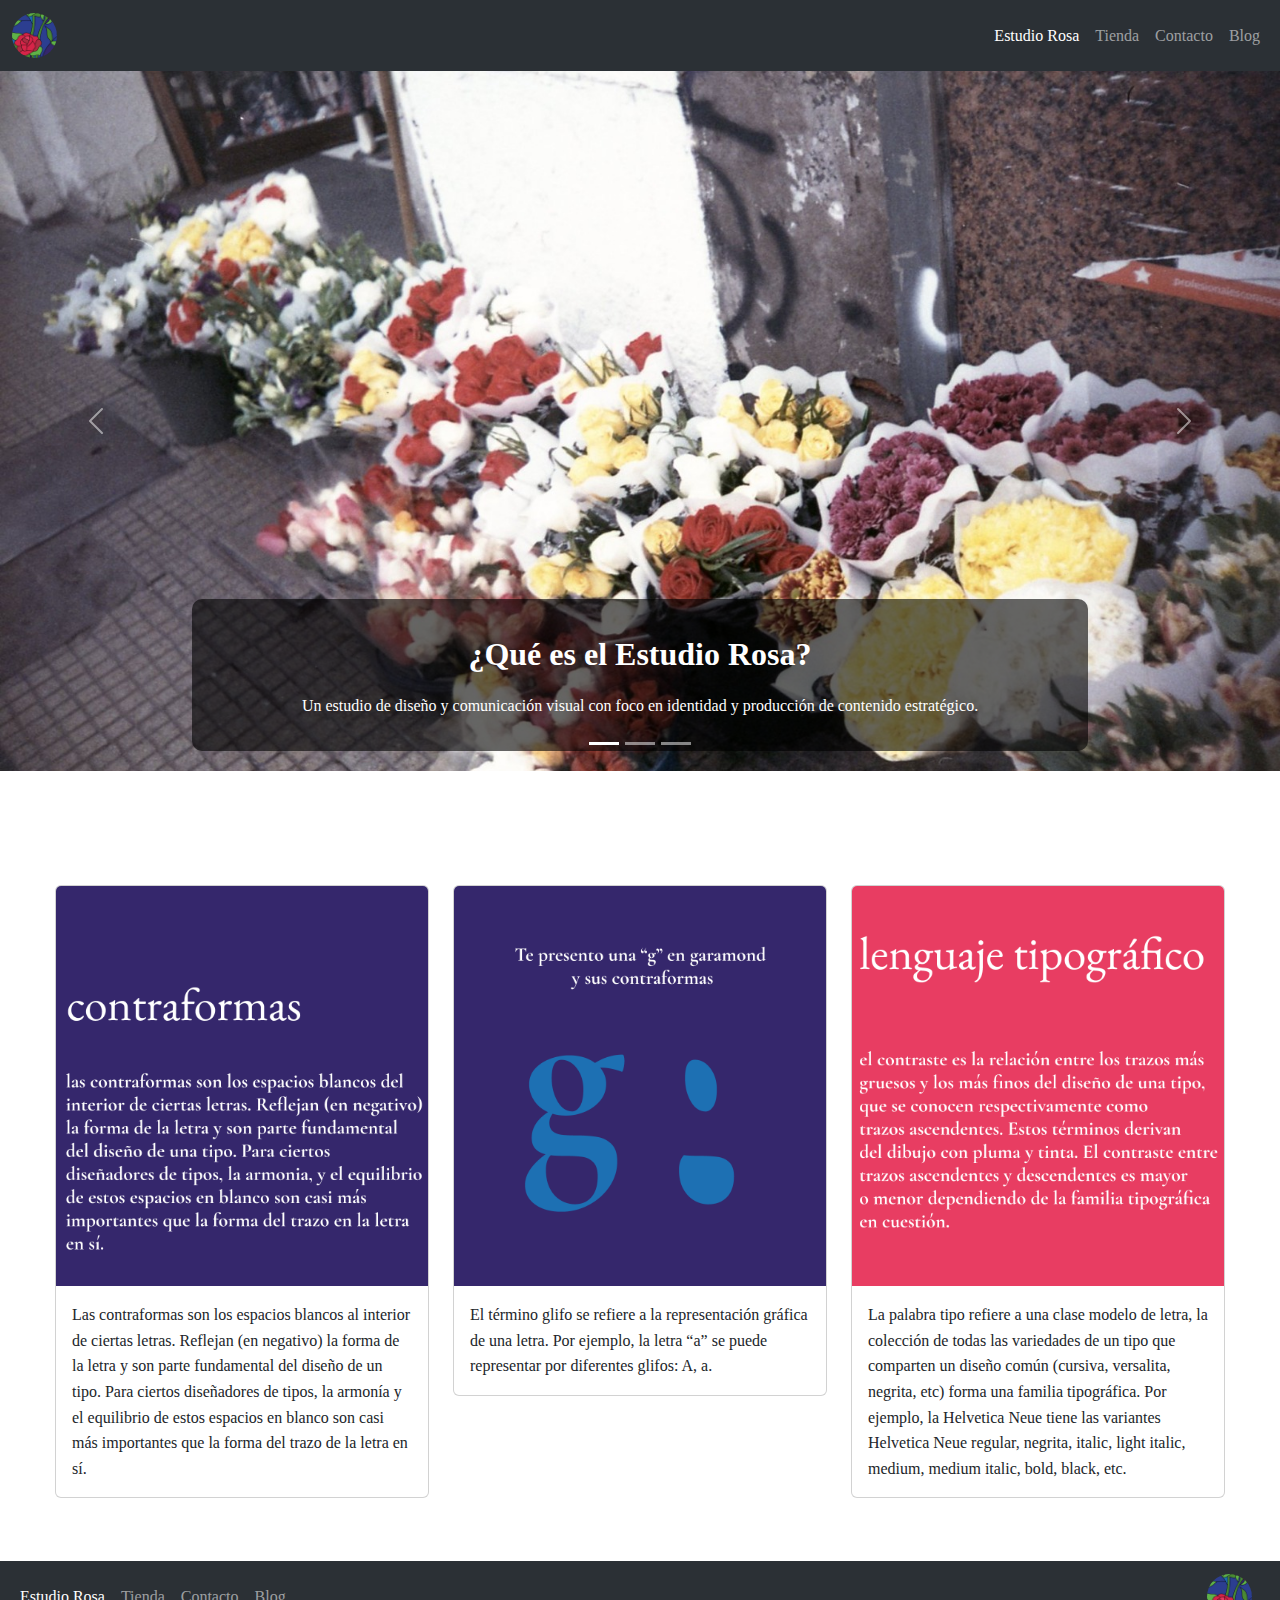
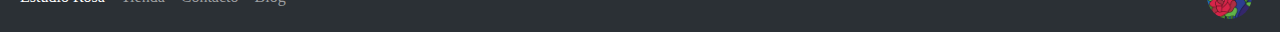
<file: index.html>
<!DOCTYPE html>
<html lang="en">

<head>
    <meta charset="UTF-8">
    <meta name="viewport" content="width=device-width, initial-scale=1.0">
    <meta name="description" content="Bienvenido a nuestro sitio web. Aquí encontrarás información sobre nuestros servicios y lo que ofrecemos para mejorar tu experiencia en marketing.">
    <title>Estudio Rosa</title>
    <link href="https://cdn.jsdelivr.net/npm/bootstrap@5.3.3/dist/css/bootstrap.min.css" rel="stylesheet"
        integrity="sha384-QWTKZyjpPEjISv5WaRU9OFeRpok6YctnYmDr5pNlyT2bRjXh0JMhjY6hW+ALEwIH" crossorigin="anonymous">
    <link rel="stylesheet" href="css/style.css">

</head>

<body>

    <header>
        <nav class="navbar bg-primary navbar-expand-lg bg-body-tertiary " data-bs-theme="dark">
            <div class="container-fluid">
                <a class="navbar-brand" href="#">
                    <img src="imagenes/logo.jpg" loading="lazy" width="45" height="45" alt="Logo Estudio Rosa" class="rounded-circle">
                </a>
                <button class="navbar-toggler" type="button" data-bs-toggle="collapse" data-bs-target="#navbarNav" aria-controls="navbarNav" aria-expanded="false" aria-label="Toggle navigation">
                    <span class="navbar-toggler-icon"></span>
                </button>
                <div class="collapse navbar-collapse justify-content-end" id="navbarNav">
                    <ul class="navbar-nav">
                        <li class="nav-item">
                            <a class="nav-link active" href="index.html">Estudio Rosa</a>
                        </li>
                        <li class="nav-item">
                            <a class="nav-link" href="tienda.html">Tienda</a>
                        </li>
                        <li class="nav-item">
                            <a class="nav-link" href="contacto.html">Contacto</a>
                        </li>
                        <li class="nav-item">
                            <a class="nav-link" href="blog.html">Blog</a>
                        </li>
                    </ul>
                </div>
            </div>
        </nav>
    </header>

    <div id="carouselExampleDark" class="carousel slide carousel-fade">
        <div class="carousel-indicators">
            <button type="button" data-bs-target="#carouselExampleDark" data-bs-slide-to="0" class="active" aria-current="true" aria-label="Slide 1"></button>
            <button type="button" data-bs-target="#carouselExampleDark" data-bs-slide-to="1" aria-label="Slide 2"></button>
            <button type="button" data-bs-target="#carouselExampleDark" data-bs-slide-to="2" aria-label="Slide 3"></button>
        </div>
        <div class="carousel-inner">
            <div class="carousel-item active">
                <img src="imagenes/slide1.jpg" loading="lazy" class="d-block w-100" alt="¿Qué es el Estudio Rosa?">
                <div class="carousel-caption d-md-block">
                    <h2 class="titulo-slide">¿Qué es el Estudio Rosa?</h2>
                    <p class="prhase-slide">Un estudio de diseño y comunicación visual con foco en identidad y producción de contenido estratégico.</p>
                </div>
            </div>
            <div class="carousel-item">
                <img src="imagenes/slide2.jpg" loading="lazy" class="d-block w-100" alt="Construímos sistemas de identidad">
                <div class="carousel-caption d-md-block">
                    <p class="prhase-slide">Construímos sistemas de identidad para marcas con personalidad, sensibilidad y espíritu.</p>
                </div>
            </div>
            <div class="carousel-item">
                <img src="imagenes/slide3.jpg" loading="lazy" class="d-block w-100" alt="Personalidad de cada marca">
                <div class="carousel-caption d-md-block">
                    <p class="prhase-slide">Nuestro foco es encontrar de cada marca su propia personalidad.</p>
                </div>
            </div>
        </div>
        <button class="carousel-control-prev" type="button" data-bs-target="#carouselExampleDark" data-bs-slide="prev">
            <span class="carousel-control-prev-icon" aria-hidden="true"></span>
            <span class="visually-hidden">Anterior</span>
        </button>
        <button class="carousel-control-next" type="button" data-bs-target="#carouselExampleDark" data-bs-slide="next">
            <span class="carousel-control-next-icon" aria-hidden="true"></span>
            <span class="visually-hidden">Siguiente</span>
        </button>
    </div>
    <br><br>
    <main class="container my-5">
        <div class="row g-4">
            <div class="col-md-4">
                <div class="card">
                    <img src="imagenes/post-blog1.png" loading="lazy" class="card-img-top" alt="Publicación 1">
                    <div class="card-body">
                        <p class="card-text">Las contraformas son los espacios blancos al interior de ciertas letras. Reflejan (en negativo) la forma de la letra y son parte fundamental del diseño de un tipo. Para ciertos diseñadores de tipos, la armonía y el equilibrio de estos espacios en blanco son casi más importantes que la forma del trazo de la letra en sí.</p>
                    </div>
                </div>
            </div>
            <div class="col-md-4">
                <div class="card">
                    <img src="imagenes/post-blog2.png" loading="lazy" class="card-img-top" alt="Publicación 2">
                    <div class="card-body">
                        <p class="card-text">El término glifo se refiere a la representación gráfica de una letra. Por ejemplo, la letra “a” se puede representar por diferentes glifos: A, a.
                        </p>
                    </div>
                </div>
            </div>
            <div class="col-md-4">
                <div class="card">
                    <img src="imagenes/post-blog3.png" loading="lazy" class="card-img-top" alt="Publicación 3">
                    <div class="card-body">
                        <p class="card-text">La palabra tipo refiere a una clase modelo de letra, la colección de todas las variedades de un tipo que comparten un diseño común (cursiva, versalita, negrita, etc) forma una familia tipográfica. Por ejemplo, la Helvetica Neue tiene las variantes Helvetica Neue regular, negrita, italic, light italic, medium, medium italic, bold, black, etc.</p>
                    </div>
                </div>
            </div>
        </div>
    </main>

            <footer>
                <nav class="navbar bg-primary navbar-expand-lg bg-body-tertiary " data-bs-theme="dark">
                    <div class="container-fluid">
                        <button class="navbar-toggler" type="button" data-bs-toggle="collapse" data-bs-target="#navbarNav"
                            aria-controls="navbarNav" aria-expanded="false" aria-label="Toggle navigation">
                            <span class="navbar-toggler-icon"></span>
                        </button>
                        <div class="collapse navbar-collapse justify-content-start" id="navbarNav">
                            <ul class="navbar-nav">
                                <li class="nav-item">
                                    <a class="nav-link active" aria-current="page" href="index.html"> Estudio Rosa </a>
                                </li>
                                <li class="nav-item">
                                    <a class="nav-link" aria-current="page" href="tienda.html"> Tienda</a>
                                </li>
                                <li class="nav-item">
                                    <a class="nav-link " aria-current="page" href="contacto.html"> Contacto</a>
                                </li>
                                <li class="nav-item">
                                    <a class="nav-link " aria-current="page" href="blog.html"> Blog</a>
                                </li>
                            </ul>
                        </div>
                        <a class="navbar-brand" href="#">
                            <img src="imagenes/logo.jpg" loading="lazy" width="45px" height="45px" alt="Logo" class="rounded-circle">
                        </a>
                    </div>
                </nav>
            </footer>

            <script src="https://cdn.jsdelivr.net/npm/bootstrap@5.3.3/dist/js/bootstrap.bundle.min.js"
                integrity="sha384-YvpcrYf0tY3lHB60NNkmXc5s9fDVZLESaAA55NDzOxhy9GkcIdslK1eN7N6jIeHz"
                crossorigin="anonymous"></script>
</body>

</html>
</file>
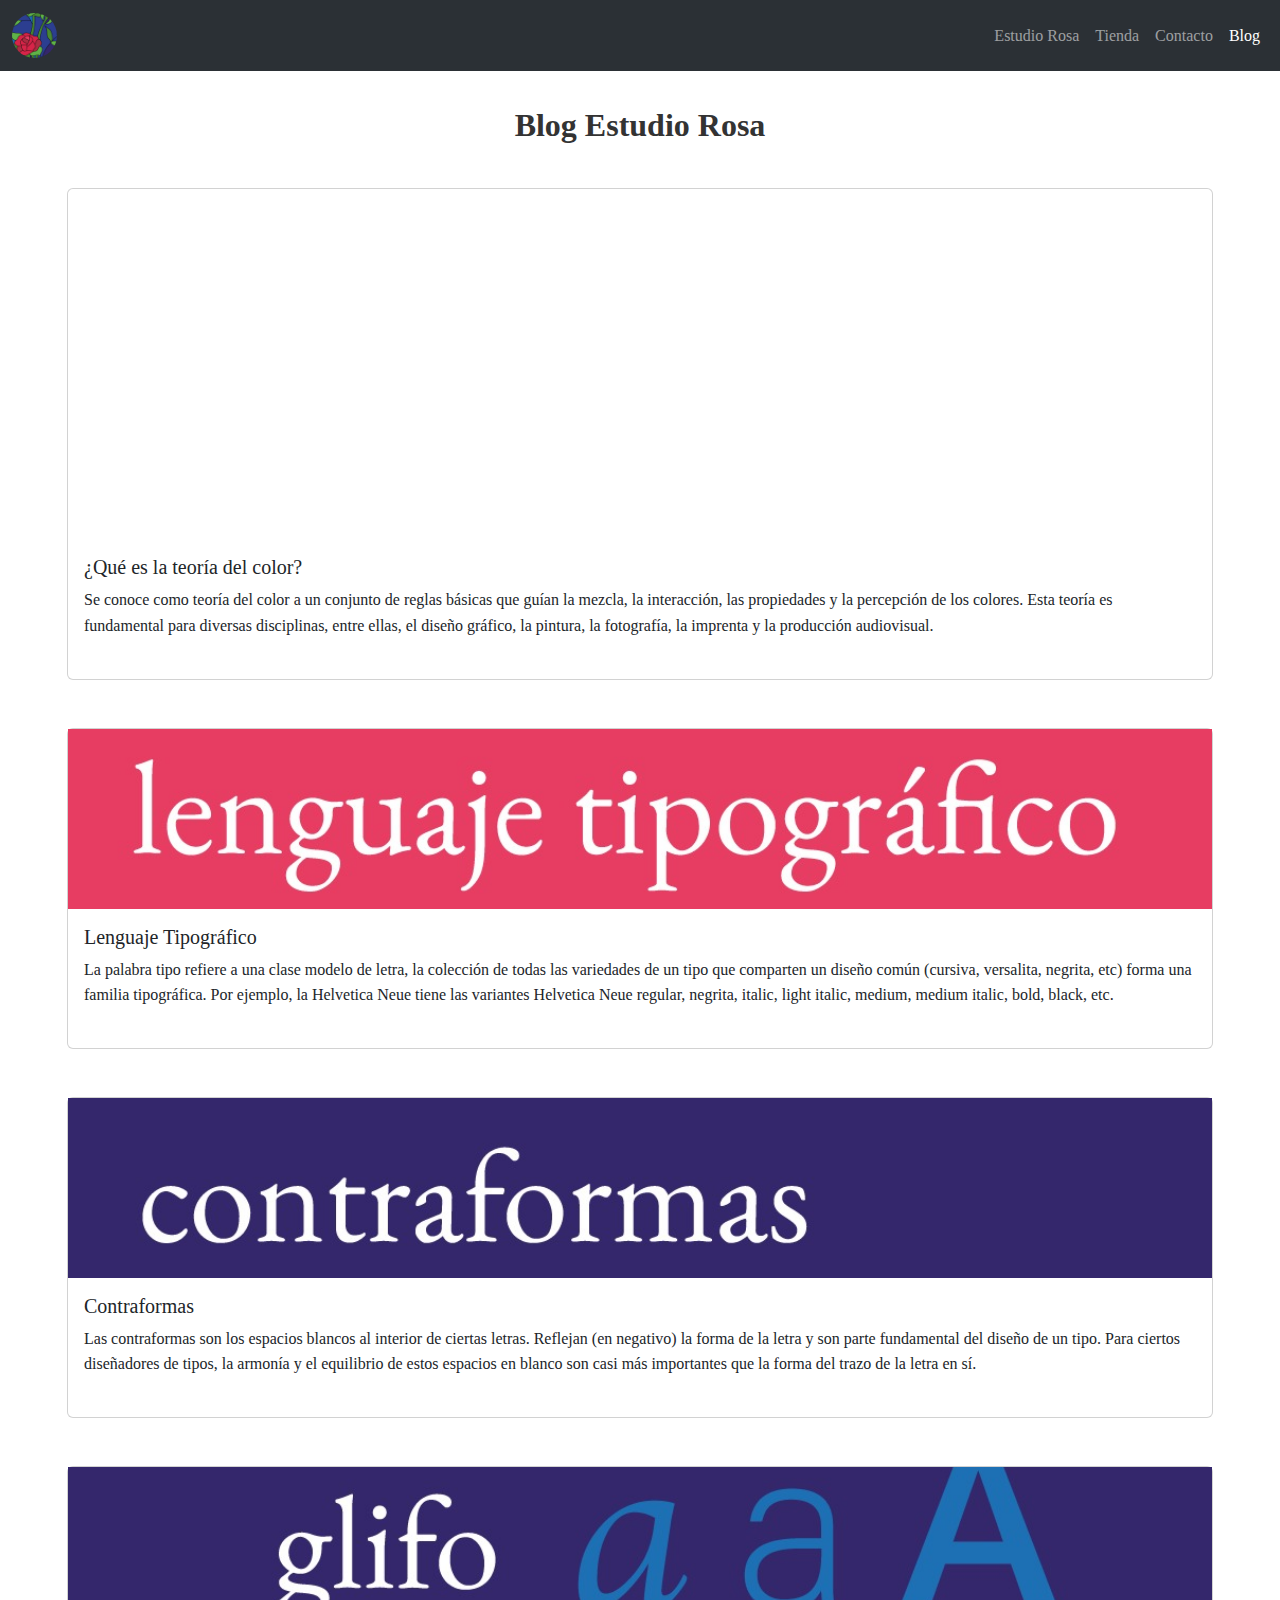
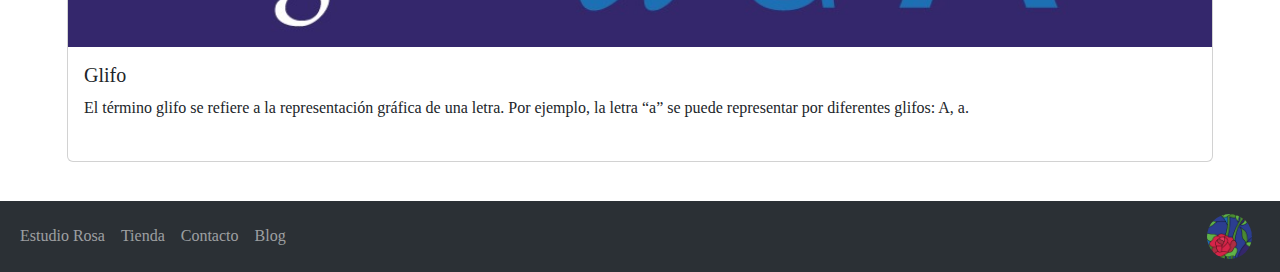
<file: blog.html>
<!DOCTYPE html>
<html lang="en">
<head>
    <meta charset="UTF-8">
    <meta name="viewport" content="width=device-width, initial-scale=1.0">
    <meta name="description" content="Lee nuestras publicaciones de blog para mantenerte informado. Encuentra artículos interesantes y relevantes para ti.">
    <title>Blog | Estudio Rosa</title>
    <link href="https://cdn.jsdelivr.net/npm/bootstrap@5.3.3/dist/css/bootstrap.min.css" rel="stylesheet"
        integrity="sha384-QWTKZyjpPEjISv5WaRU9OFeRpok6YctnYmDr5pNlyT2bRjXh0JMhjY6hW+ALEwIH" crossorigin="anonymous">
    <link rel="stylesheet" href="css/style.css">

</head>
<body>
    <header>

        <nav class="navbar bg-primary navbar-expand-lg bg-body-tertiary " data-bs-theme="dark">
            <div class="container-fluid">
                <a class="navbar-brand" href="#">
                    <img src="imagenes/logo.jpg" loading="lazy" width="45px" height="45px" alt="Logo" class="rounded-circle">
                </a>
                <button class="navbar-toggler" type="button" data-bs-toggle="collapse" data-bs-target="#navbarNav"
                    aria-controls="navbarNav" aria-expanded="false" aria-label="Toggle navigation">
                    <span class="navbar-toggler-icon"></span>
                </button>
                <div class="collapse navbar-collapse justify-content-end" id="navbarNav">
                    <ul class="navbar-nav">
                        <li class="nav-item">
                            <a class="nav-link" aria-current="page" href="index.html"> Estudio Rosa </a>
                        </li>
                        <li class="nav-item">
                            <a class="nav-link" aria-current="page" href="tienda.html"> Tienda</a>
                        </li>
                        <li class="nav-item">
                            <a class="nav-link " aria-current="page" href="contacto.html"> Contacto</a>
                        </li>
                        <li class="nav-item">
                            <a class="nav-link active" aria-current="page" href="blog.html"> Blog</a>
                        </li>
                    </ul>
                </div>
            </div>
        </nav>

    </header>

    <div class="container">
        <h2> Blog Estudio Rosa </h2>
        <div class="row">
            <div class="col-12 p-4">
                <div class="card" >
                    <iframe height="380px" src="https://www.youtube.com/embed/c0ZPYjsMXpM?si=N0ofAPjMcmdp8TA-" title="YouTube video player" frameborder="0" allowfullscreen></iframe>
                    <div class="card-body mb-4">
                        <h5 class="card-title">¿Qué es la teoría del color?</h5>
                      <p class="card-text">Se conoce como teoría del color a un conjunto de reglas básicas que guían la mezcla, la interacción, las propiedades y la percepción de los colores. Esta teoría es fundamental para diversas disciplinas, entre ellas, el diseño gráfico, la pintura, la fotografía, la imprenta y la producción audiovisual.</p>
                    </div>
                  </div>
            </div>
            <div class="col-12 p-4">
                <div class="card card-specific" >
                    <img class="img-fluid" loading="lazy" src="imagenes/post-1.jpg" alt="colores rgb" >
                    <div class="card-body mb-4">
                        <h5 class="card-title">Lenguaje Tipográfico</h5>
                      <p class="card-text">La palabra tipo refiere a una clase modelo de letra, la colección de todas las variedades de un tipo que comparten un diseño común (cursiva, versalita, negrita, etc) forma una familia tipográfica. Por ejemplo, la Helvetica Neue tiene las variantes Helvetica Neue regular, negrita, italic, light italic, medium, medium italic, bold, black, etc.</p>
                    </div>
                  </div>
            </div>
            <div class="col-12 p-4">
                <div class="card card-specific" >
                    <img class="img-fluid" loading="lazy" src="imagenes/post-2.jpg" alt="colores rgb" >
                    <div class="card-body mb-4">
                        <h5 class="card-title">Contraformas</h5>
                      <p class="card-text">Las contraformas son los espacios blancos al interior de ciertas letras. Reflejan (en negativo) la forma de la letra y son parte fundamental del diseño de un tipo. Para ciertos diseñadores de tipos, la armonía y el equilibrio de estos espacios en blanco son casi más importantes que la forma del trazo de la letra en sí.</p>
                    </div>
                  </div>
            </div>
            <div class="col-12 p-4">
                <div class="card card-specific" >
                    <img class="img-fluid" loading="lazy" src="imagenes/post-3.jpg" alt="colores rgb" >
                    <div class="card-body mb-4">
                        <h5 class="card-title">Glifo</h5>
                      <p class="card-text">El término glifo se refiere a la representación gráfica de una letra. Por ejemplo, la letra “a” se puede representar por diferentes glifos: A, a.</p>
                    </div>
                  </div>
            </div>
        </div>
    </div>








<footer>
    <nav class="navbar bg-primary navbar-expand-lg bg-body-tertiary " data-bs-theme="dark">
        <div class="container-fluid">
            <button class="navbar-toggler" type="button" data-bs-toggle="collapse" data-bs-target="#navbarNav"
                aria-controls="navbarNav" aria-expanded="false" aria-label="Toggle navigation">
                <span class="navbar-toggler-icon"></span>
            </button>
            <div class="collapse navbar-collapse justify-content-start" id="navbarNav">
                <ul class="navbar-nav">
                    <li class="nav-item">
                        <a class="nav-link" aria-current="page" href="index.html"> Estudio Rosa </a>
                    </li>
                    <li class="nav-item">
                        <a class="nav-link" aria-current="page" href="tienda.html"> Tienda</a>
                    </li>
                    <li class="nav-item">
                        <a class="nav-link " aria-current="page" href="contacto.html"> Contacto</a>
                    </li>
                    <li class="nav-item">
                        <a class="nav-link " aria-current="page" href="blog.html"> Blog</a>
                    </li>
                </ul>
            </div>
            <a class="navbar-brand" href="#">
                <img src="imagenes/logo.jpg" loading="lazy" width="45px" height="45px" alt="Logo" class="rounded-circle">
            </a>
        </div>
    </nav>
</footer>

    <script src="https://cdn.jsdelivr.net/npm/bootstrap@5.3.3/dist/js/bootstrap.bundle.min.js"
                integrity="sha384-YvpcrYf0tY3lHB60NNkmXc5s9fDVZLESaAA55NDzOxhy9GkcIdslK1eN7N6jIeHz"
                crossorigin="anonymous"></script>
</body>
</html>
</file>
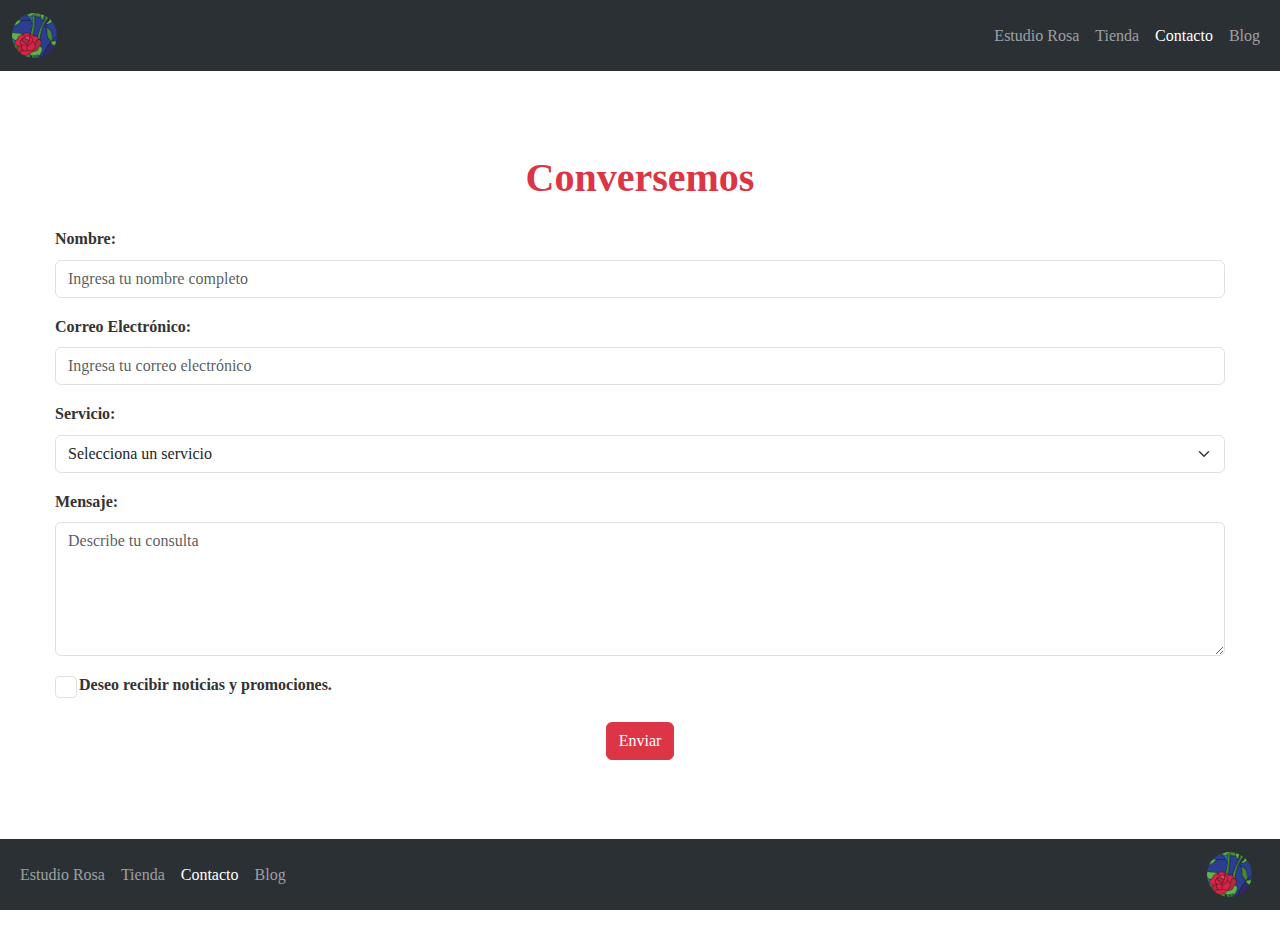
<file: contacto.html>
<!DOCTYPE html>
<html lang="en">
<head>
    <meta charset="UTF-8">
    <meta name="viewport" content="width=device-width, initial-scale=1.0">
    <meta name="description" content="Contáctanos para resolver tus dudas o recibir más información. Estamos aquí para ayudarte y escucharte.">
    <title>Contacto | Estudio Rosa </title>
    <link href="https://cdn.jsdelivr.net/npm/bootstrap@5.3.3/dist/css/bootstrap.min.css" rel="stylesheet"
        integrity="sha384-QWTKZyjpPEjISv5WaRU9OFeRpok6YctnYmDr5pNlyT2bRjXh0JMhjY6hW+ALEwIH" crossorigin="anonymous">
    <link rel="stylesheet" href="css/style.css">

</head>

<header>
    <nav class="navbar bg-primary navbar-expand-lg bg-body-tertiary" data-bs-theme="dark">
        <div class="container-fluid">
            <a class="navbar-brand" href="#">
                <img src="imagenes/logo.jpg" loading="lazy" width="45" height="45" alt="Logo Estudio Rosa" class="rounded-circle">
            </a>
            <button class="navbar-toggler" type="button" data-bs-toggle="collapse" data-bs-target="#navbarNav" aria-controls="navbarNav" aria-expanded="false" aria-label="Toggle navigation">
                <span class="navbar-toggler-icon"></span>
            </button>
            <div class="collapse navbar-collapse justify-content-end" id="navbarNav">
                <ul class="navbar-nav">
                    <li class="nav-item">
                        <a class="nav-link" href="index.html">Estudio Rosa</a>
                    </li>
                    <li class="nav-item">
                        <a class="nav-link" href="tienda.html">Tienda</a>
                    </li>
                    <li class="nav-item">
                        <a class="nav-link active" href="contacto.html">Contacto</a>
                    </li>
                    <li class="nav-item">
                        <a class="nav-link" href="blog.html">Blog</a>
                    </li>
                </ul>
            </div>
        </div>
    </nav>
</header>

<main class="container mt-5">
    <h1 class="text-center text-danger mb-4">Conversemos</h1>
    <form>
        <div class="mb-3">
            <label for="nombre" class="form-label">Nombre:</label>
            <input type="text" class="form-control" id="nombre" placeholder="Ingresa tu nombre completo">
        </div>

        <div class="mb-3">
            <label for="correo" class="form-label">Correo Electrónico:</label>
            <input type="email" class="form-control" id="correo" placeholder="Ingresa tu correo electrónico">
        </div>

        <div class="mb-3">
            <label for="servicio" class="form-label">Servicio:</label>
            <select class="form-select" id="servicio">
                <option selected disabled>Selecciona un servicio</option>
                <option value="1">Diseño de Logotipo</option>
                <option value="2">Sesión Fotográfica</option>
                <option value="3">Mes de Publicación en Instagram</option>
            </select>
        </div>

        <div class="mb-3">
            <label for="mensaje" class="form-label">Mensaje:</label>
            <textarea class="form-control" id="mensaje" rows="5" placeholder="Describe tu consulta"></textarea>
        </div>

        <div class="form-check mb-4">
            <input type="checkbox" class="form-check-input" id="noticias">
            <label class="form-check-label" for="noticias">Deseo recibir noticias y promociones.</label>
        </div>

        <div class="text-center">
            <button type="submit" class="btn btn-danger">Enviar</button>
        </div>
    </form>
</main>

    <footer class="py-3 mt-5">
        <nav class="navbar bg-primary navbar-expand-lg bg-body-tertiary " data-bs-theme="dark">
            <div class="container-fluid">
                <button class="navbar-toggler" type="button" data-bs-toggle="collapse" data-bs-target="#navbarNav"
                    aria-controls="navbarNav" aria-expanded="false" aria-label="Toggle navigation">
                    <span class="navbar-toggler-icon"></span>
                </button>
                <div class="collapse navbar-collapse justify-content-start" id="navbarNav">
                    <ul class="navbar-nav">
                        <li class="nav-item">
                            <a class="nav-link" aria-current="page" href="index.html"> Estudio Rosa </a>
                        </li>
                        <li class="nav-item">
                            <a class="nav-link" aria-current="page" href="tienda.html"> Tienda</a>
                        </li>
                        <li class="nav-item">
                            <a class="nav-link active" aria-current="page" href="contacto.html"> Contacto</a>
                        </li>
                        <li class="nav-item">
                            <a class="nav-link " aria-current="page" href="blog.html"> Blog</a>
                        </li>
                    </ul>
                </div>
                <a class="navbar-brand" href="#">
                    <img src="imagenes/logo.jpg" loading="lazy" width="45px" height="45px" alt="Logo" class="rounded-circle">
                </a>
            </div>
        </nav>
    </footer>
    
    <script src="https://cdn.jsdelivr.net/npm/bootstrap@5.3.3/dist/js/bootstrap.bundle.min.js"
        integrity="sha384-YvpcrYf0tY3lHB60NNkmXc5s9fDVZLESaAA55NDzOxhy9GkcIdslK1eN7N6jIeHz"
        crossorigin="anonymous"></script>
        
    </body>
    
</html>
</file>
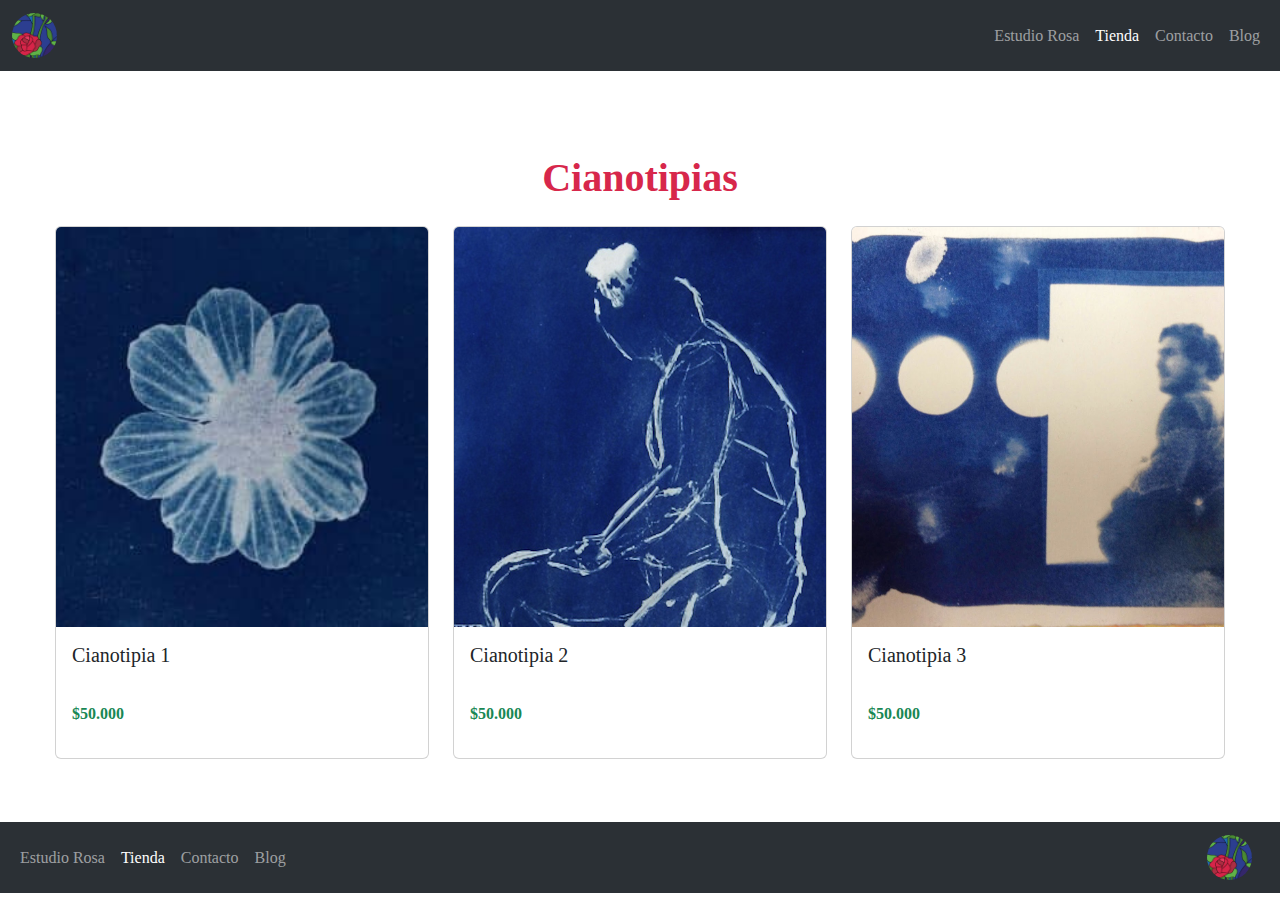
<file: tienda.html>
<!DOCTYPE html>
<html lang="en">
<head>
    <meta charset="UTF-8">
    <meta name="viewport" content="width=device-width, initial-scale=1.0">
    <meta name="description" content="Explora nuestra tienda y descubre nuestros servicios. Calidad al alcance de tu mano.">
    <title>Tienda | Estudio Rosa</title>
    <link href="https://cdn.jsdelivr.net/npm/bootstrap@5.3.3/dist/css/bootstrap.min.css" rel="stylesheet"
        integrity="sha384-QWTKZyjpPEjISv5WaRU9OFeRpok6YctnYmDr5pNlyT2bRjXh0JMhjY6hW+ALEwIH" crossorigin="anonymous">
    <link rel="stylesheet" href="css/style.css">

</head>
<body>
    
    <header>
        <nav class="navbar bg-primary navbar-expand-lg bg-body-tertiary " data-bs-theme="dark">
            <div class="container-fluid">
                <a class="navbar-brand" href="#">
                    <img src="imagenes/logo.jpg" loading="lazy" width="45px" height="45px" alt="Logo" class="rounded-circle">
                </a>
                <button class="navbar-toggler" type="button" data-bs-toggle="collapse" data-bs-target="#navbarNav"
                    aria-controls="navbarNav" aria-expanded="false" aria-label="Toggle navigation">
                    <span class="navbar-toggler-icon"></span>
                </button>
                <div class="collapse navbar-collapse justify-content-end" id="navbarNav">
                    <ul class="navbar-nav">
                        <li class="nav-item">
                            <a class="nav-link" aria-current="page" href="index.html"> Estudio Rosa </a>
                        </li>
                        <li class="nav-item">
                            <a class="nav-link active" aria-current="page" href="tienda.html"> Tienda</a>
                        </li>
                        <li class="nav-item">
                            <a class="nav-link " aria-current="page" href="contacto.html"> Contacto</a>
                        </li>
                        <li class="nav-item">
                            <a class="nav-link " aria-current="page" href="blog.html"> Blog</a>
                        </li>
                    </ul>
                </div>
            </div>
        </nav>
    </header>
    <main class="container my-5">
        <h1 class="text-center mb-4" style="color: #d7274b;">Cianotipias</h1>
        <div class="row g-4">
            <div class="col-md-4">
                <div class="card">
                    <img src="imagenes/tienda1.jpg" loading="lazy" class="card-img-top" alt="Producto 1">
                    <div class="card-body">
                        <h5 class="card-title">Cianotipia 1</h5>
                        <br>
                        <p class="text-success fw-bold">$50.000</p>
                    </div>
                </div>
            </div>
            <div class="col-md-4">
                <div class="card">
                    <img src="imagenes/tienda2.jpg" loading="lazy" class="card-img-top" alt="Producto 2">
                    <div class="card-body">
                        <h5 class="card-title">Cianotipia 2</h5>
                        <br>
                        <p class="text-success fw-bold">$50.000</p>
                    </div>
                </div>
            </div>
            <div class="col-md-4">
                <div class="card">
                    <img src="imagenes/tienda3.jpg" loading="lazy" class="card-img-top" alt="Producto 3">
                    <div class="card-body">
                        <h5 class="card-title">Cianotipia 3</h5>
                        <br>
                        <p class="text-success fw-bold">$50.000</p>
                    </div>
                </div>
            </div>
        </div>
    </main>
    

    <footer>
        <nav class="navbar bg-primary navbar-expand-lg bg-body-tertiary " data-bs-theme="dark">
            <div class="container-fluid">
                <button class="navbar-toggler" type="button" data-bs-toggle="collapse" data-bs-target="#navbarNav"
                    aria-controls="navbarNav" aria-expanded="false" aria-label="Toggle navigation">
                    <span class="navbar-toggler-icon"></span>
                </button>
                <div class="collapse navbar-collapse justify-content-start" id="navbarNav">
                    <ul class="navbar-nav">
                        <li class="nav-item">
                            <a class="nav-link " aria-current="page" href="index.html"> Estudio Rosa </a>
                        </li>
                        <li class="nav-item">
                            <a class="nav-link active" aria-current="page" href="tienda.html"> Tienda</a>
                        </li>
                        <li class="nav-item">
                            <a class="nav-link " aria-current="page" href="contacto.html"> Contacto</a>
                        </li>
                        <li class="nav-item">
                            <a class="nav-link " aria-current="page" href="blog.html"> Blog</a>
                        </li>
                    </ul>
                </div>
                <a class="navbar-brand" href="#">
                    <img src="imagenes/logo.jpg" loading="lazy" width="45px" height="45px" alt="Logo" class="rounded-circle">
                </a>
            </div>
        </nav>
    </footer>
    
    <script src="https://cdn.jsdelivr.net/npm/bootstrap@5.3.3/dist/js/bootstrap.bundle.min.js"
        integrity="sha384-YvpcrYf0tY3lHB60NNkmXc5s9fDVZLESaAA55NDzOxhy9GkcIdslK1eN7N6jIeHz"
        crossorigin="anonymous"></script>
</body>


</html>
</file>
<file: css/style.css>
body {
  font-family: garamond;
  color: #333;
  line-height: 1.6;
  margin: 0;
  padding: 0;
}

h1, h2, h3 {
  font-weight: bold;
  margin: 20px 0;
  text-align: center;
}
h1.h1, h2.h1, h3.h1 {
  color: #ae2f42;
}
h1.h2, h2.h2, h3.h2 {
  color: #fff;
}

.navbar-brand img {
  object-fit: cover;
}

.container {
  max-width: 1200px;
  padding: 15px;
}

form label {
  font-weight: bold;
}
form input, form select, form textarea {
  width: 100%;
  padding: 10px;
  margin-bottom: 15px;
  border: 1px solid #ccc;
  border-radius: 5px;
}
form button {
  padding: 10px 20px;
  font-size: 16px;
  background-color: #007bff;
  color: #fff;
  border: none;
  border-radius: 5px;
}
form button:hover {
  background-color: #0056b3;
}

iframe {
  width: 100%;
  height: 350px;
  border: none;
}

@keyframes card-hover-grow {
  to {
    transform: scale(1.05);
  }
}
@keyframes nav-hover-light {
  from {
    background: none;
  }
  to {
    background: radial-gradient(circle, rgba(255, 255, 255, 0.2) 0%, rgba(255, 255, 255, 0) 80%);
  }
}
nav a {
  color: #fff;
  text-decoration: none;
  position: relative;
  display: inline-block;
  transition: color 0.3s ease;
}
nav a:hover {
  color: white;
  animation: nav-hover-light 0.5s forwards;
}
nav a::after {
  content: "";
  position: absolute;
  width: 100%;
  height: 100%;
  z-index: -1;
  background: radial-gradient(circle, rgba(255, 255, 255, 0.6) 0%, rgba(255, 255, 255, 0) 80%);
  opacity: 0;
  transition: opacity 0.3s ease;
}
nav a:hover::after {
  opacity: 1;
}

.carousel-caption {
  background-color: rgba(0, 0, 0, 0.6);
  padding: 1rem;
  border-radius: 10px;
}

.carousel-inner img {
  height: 700px;
  object-fit: cover;
}

.card {
  transition: transform 0.3s ease;
}
.card:hover {
  animation: card-hover-grow 0.3s forwards;
}
.card-img-top {
  height: 500px;
  object-fit: cover;
}
.card img {
  height: 400px;
  object-fit: cover;
}
.card .image-blog {
  height: 300px;
}
.card-specific img {
  height: 180px !important;
}
.card-specific .card-body {
  margin-bottom: 1.5rem;
}

.blog-post {
  margin-bottom: 1.5rem;
}

@media (max-width: 992px) {
  .carousel-inner img {
    height: 500px;
  }
  .card img {
    height: 250px;
  }
  .card.custom-card img {
    height: 400px !important;
  }
}
@media (max-width: 768px) {
  .carousel-inner img {
    height: 300px;
  }
  .card-img-top {
    height: 400px;
  }
  .card img {
    height: 600px;
  }
  .blog-post {
    margin-bottom: 1.5rem;
  }
}
@media (max-width: 576px) {
  .carousel-inner img {
    height: 200px;
  }
  .card-img-top {
    height: 350px;
  }
  .card img {
    height: 500px;
  }
  .card .image-blog {
    height: 300px;
  }
}
@media (max-width: 456px) {
  .carousel-inner img {
    height: 150px;
  }
  .card-img-top {
    height: 300px;
  }
  .card img {
    height: 300px;
  }
  .card .image-blog {
    height: 300px;
  }
}

/*# sourceMappingURL=style.css.map */
</file>
